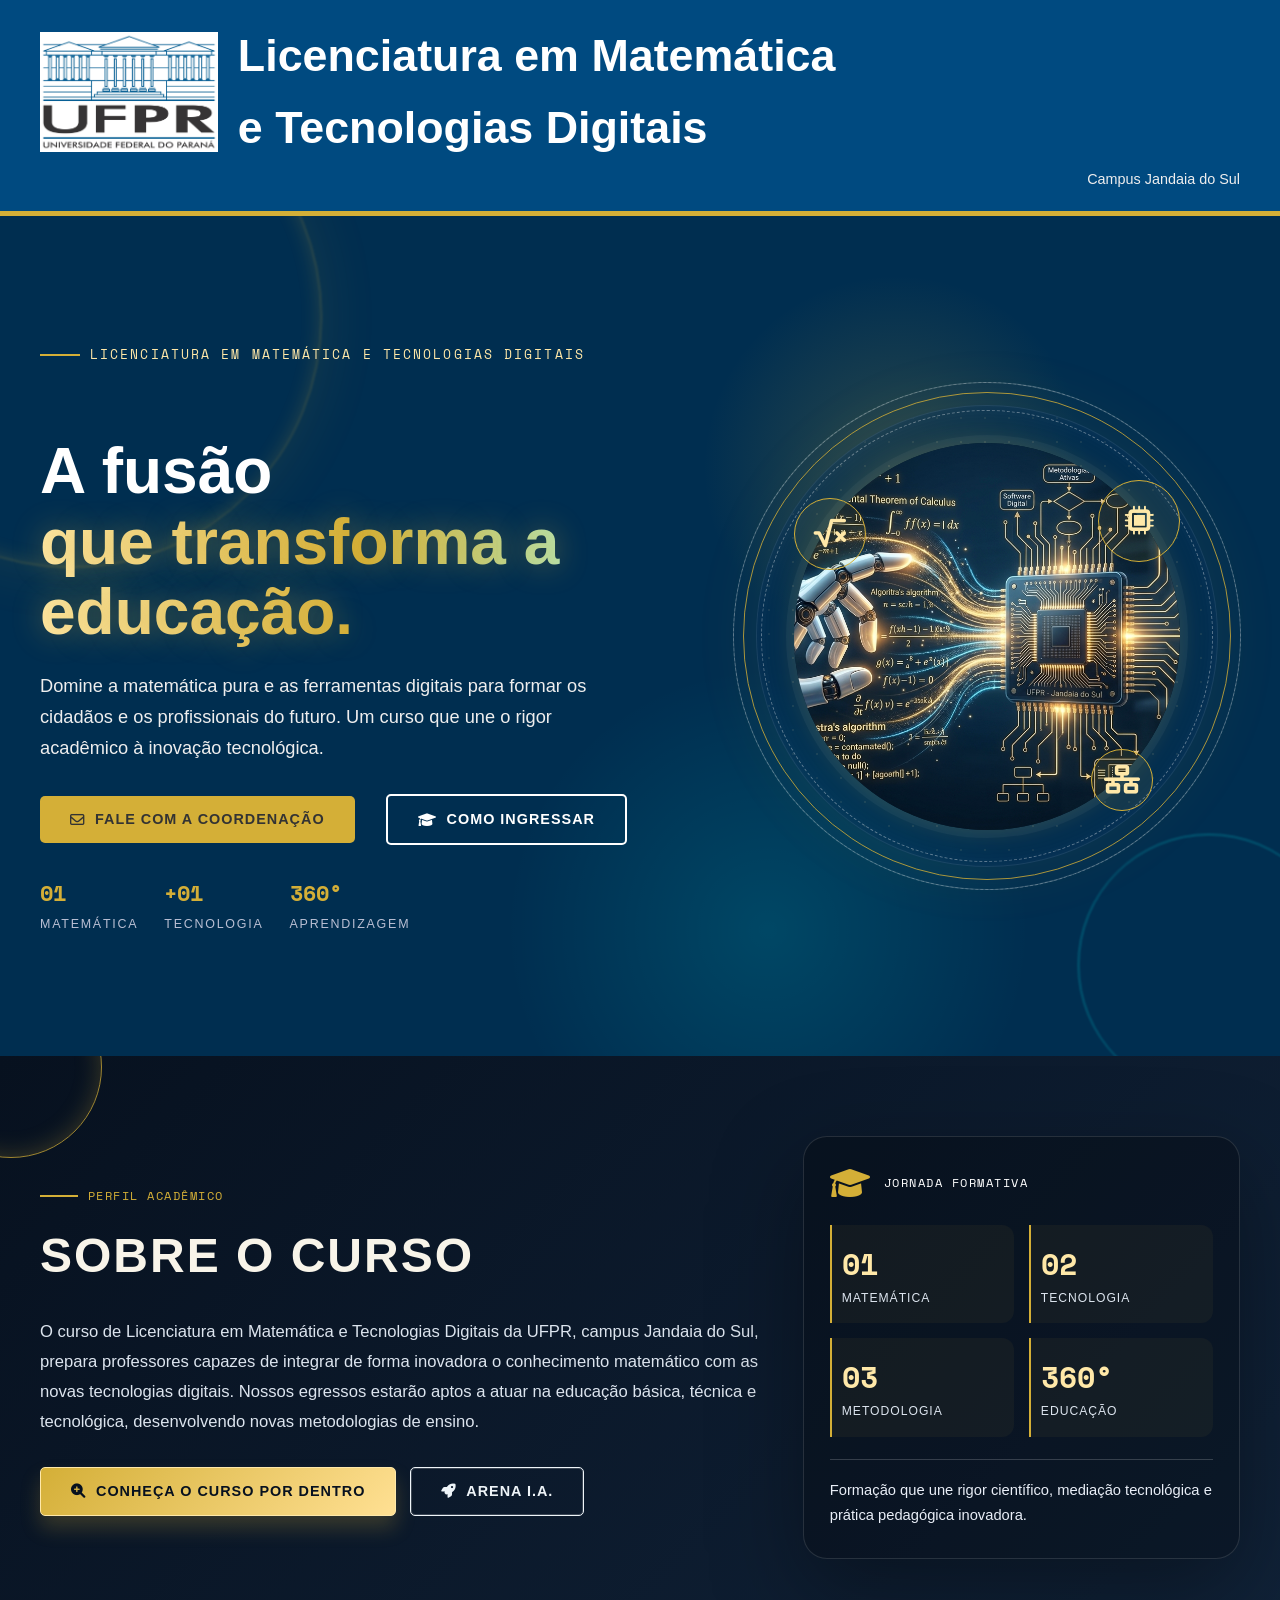
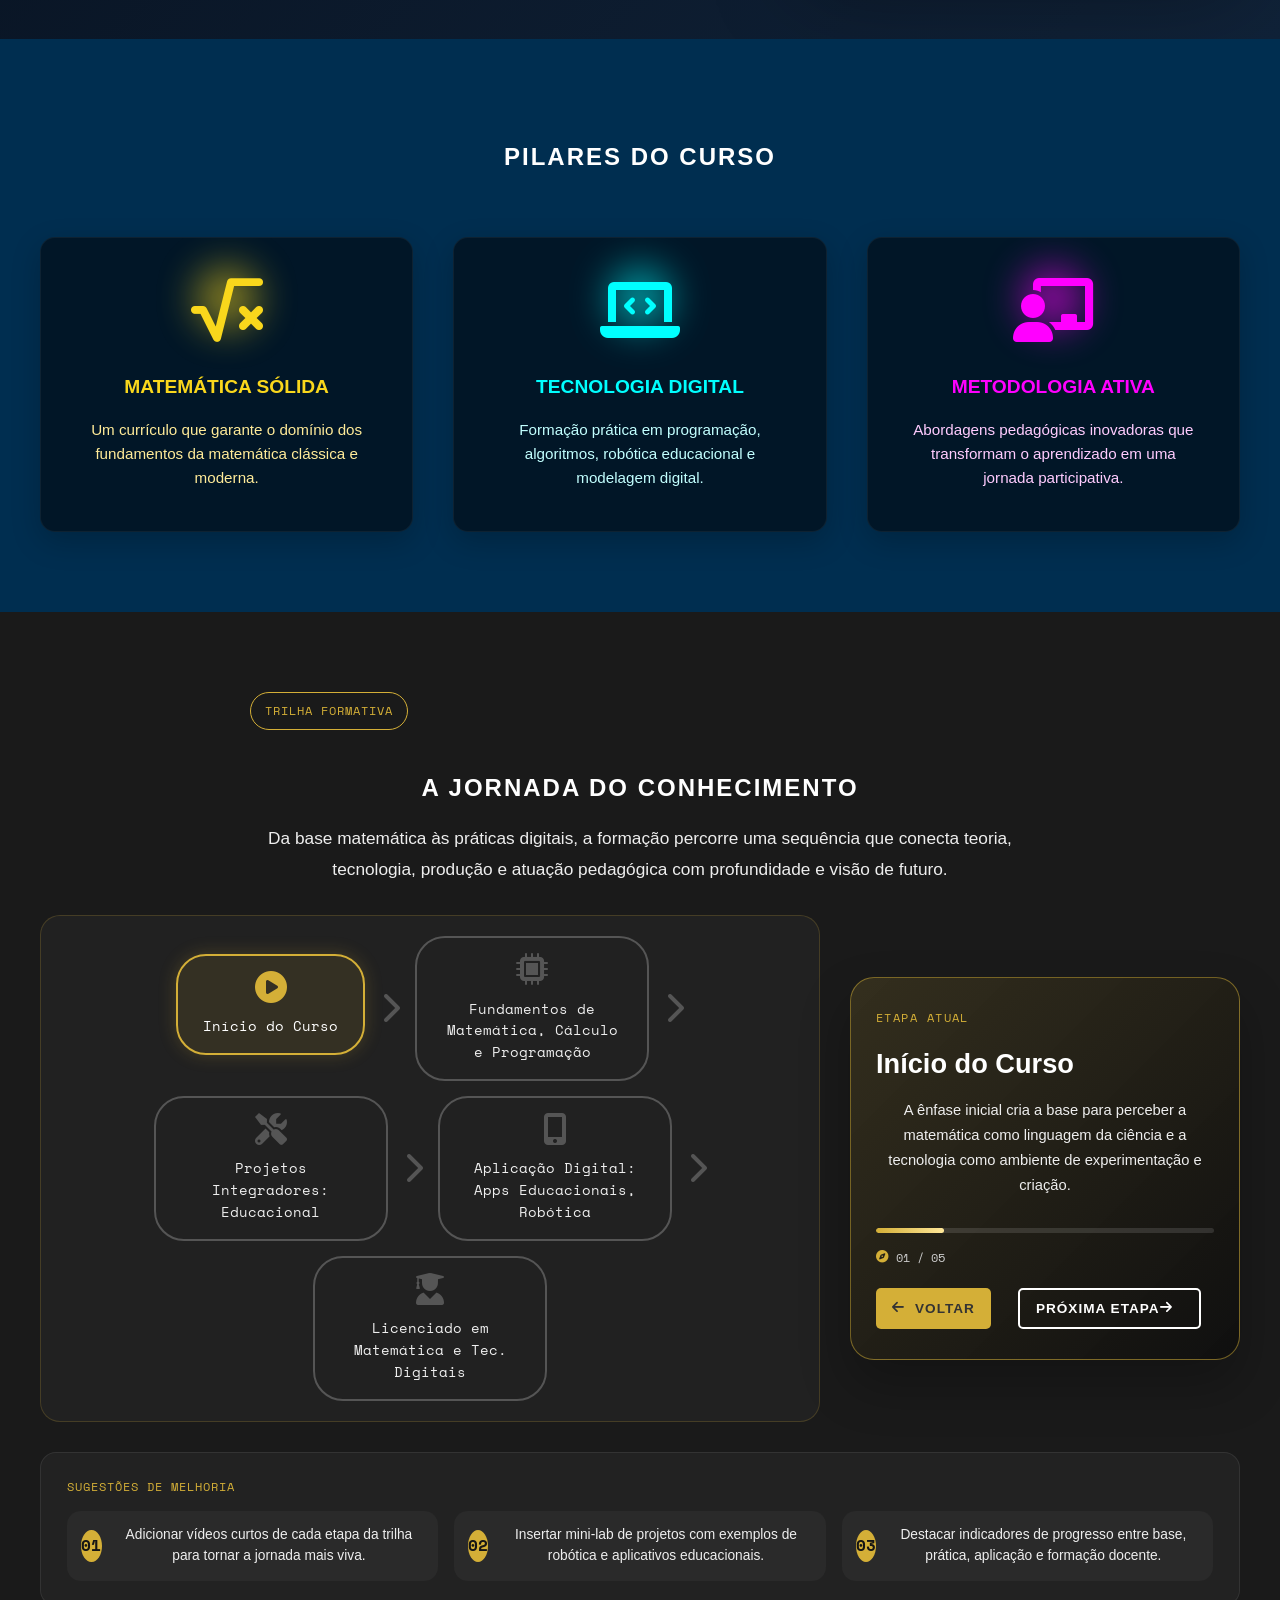
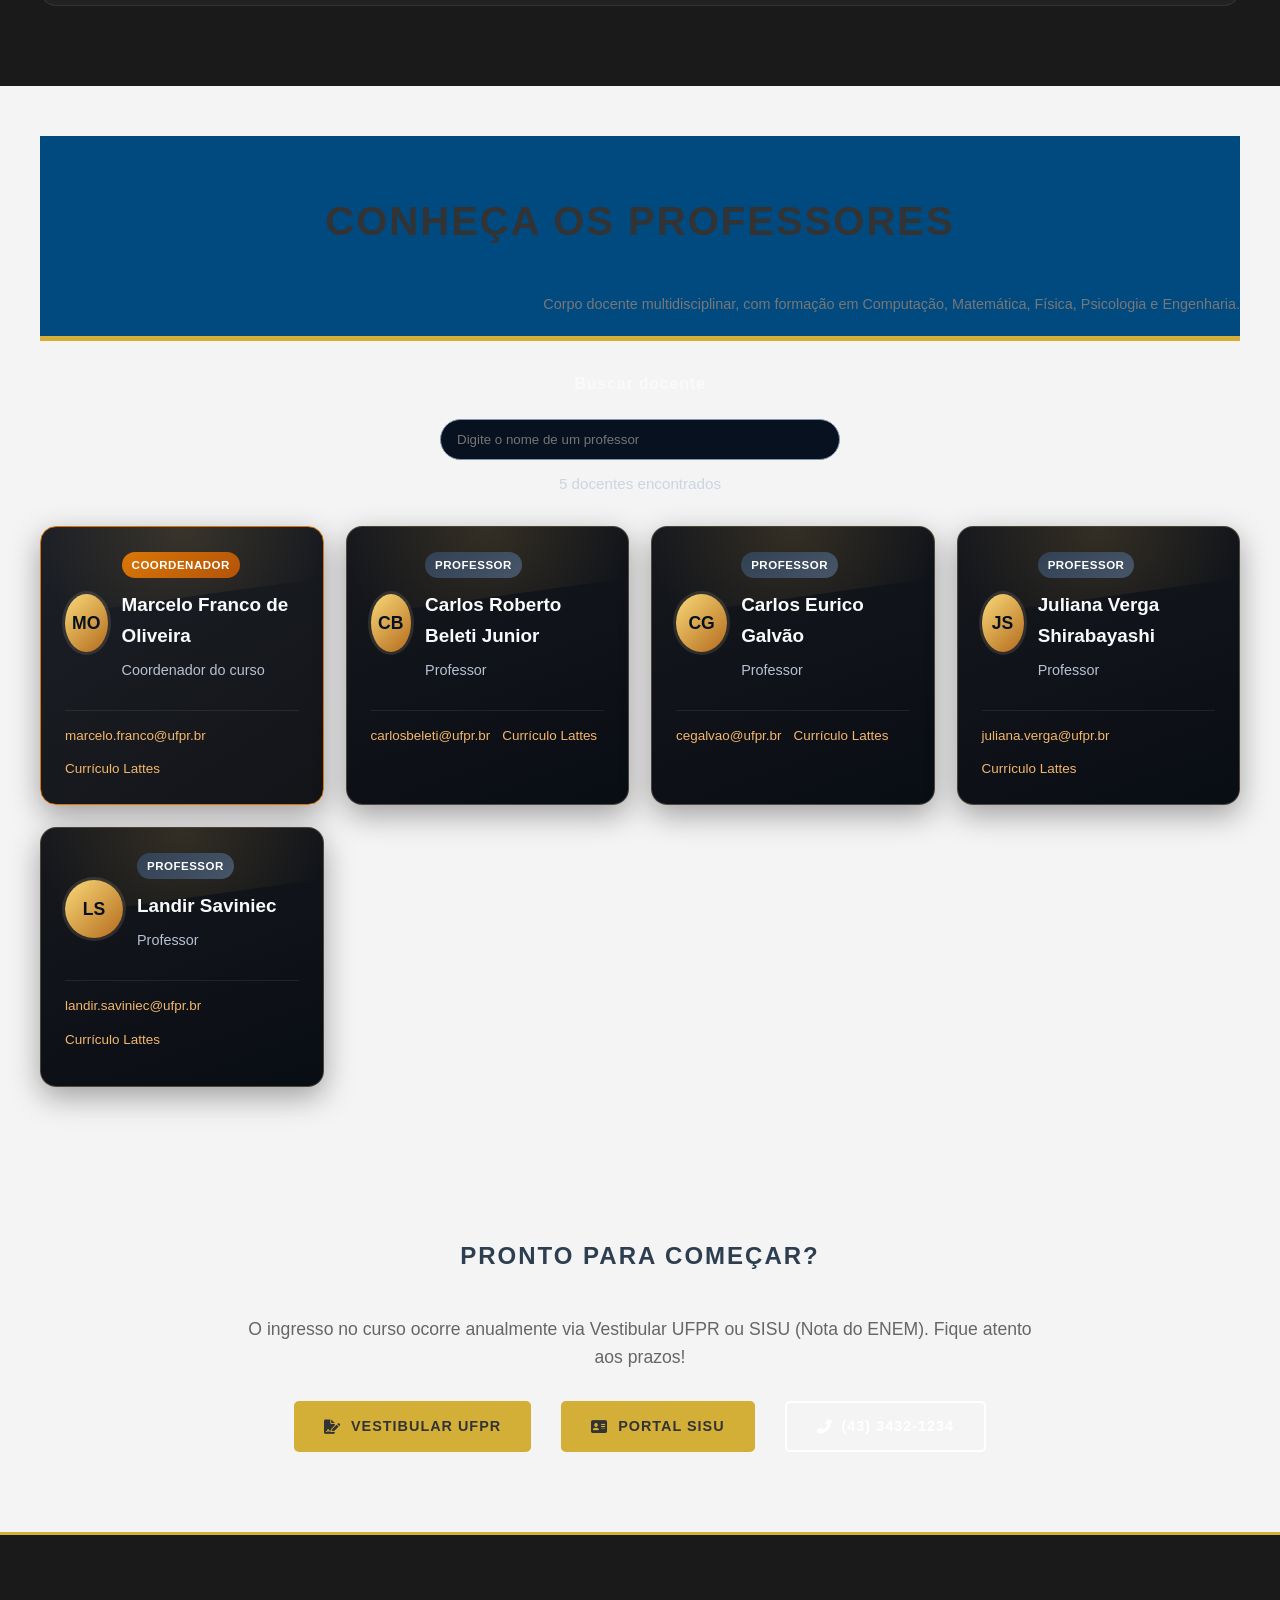
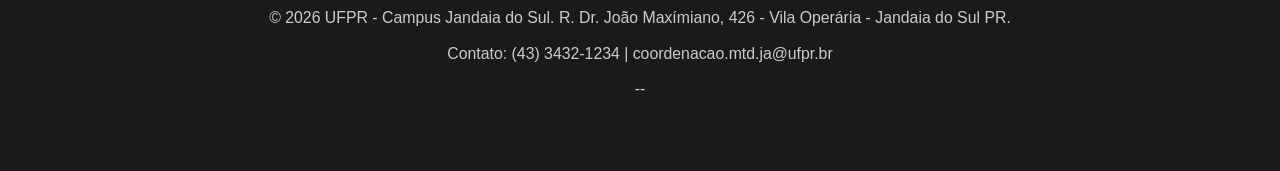
<file: index.html>
<!DOCTYPE html>
<html lang="pt-br">
<head>
    <meta charset="UTF-8">
    <meta name="viewport" content="width=device-width, initial-scale=1.0">
    <title>Licenciatura em Matemática e Tecnologias Digitais - UFPR Jandaia do Sul</title>
    
    <link rel="stylesheet" href="https://cdnjs.cloudflare.com/ajax/libs/font-awesome/6.0.0/css/all.min.css">
    
    <link href="https://fonts.googleapis.com/css2?family=Roboto:wght@300;400;700&family=Space+Mono&display=swap" rel="stylesheet">
    
    <style>
        /* CSS GERAL */
        body { font-family: 'Roboto', sans-serif; line-height: 1.6; margin: 0; color: #333; overflow-x: hidden; }
        .container { max-width: 1200px; margin: 0 auto; padding: 0 20px; }
        h1, h2, h3 { font-weight: 700; }
        h2 { text-transform: uppercase; letter-spacing: 2px; text-align: center; color: #2c3e50; margin-bottom: 40px; }
        p { color: #666; font-weight: 300; font-size: 1.1em;}
        section { padding: 80px 0; }
        a { text-decoration: none; color: inherit; transition: 0.3s; }
        
        /* CABEÇALHO */
        header { background: #004a80; color: white; padding: 20px 0; border-bottom: 5px solid #d4af37; }
        .logo-area { display: flex; align-items: center; gap: 20px; }
        .ufpr-logo { height: 120px; width: auto; }
        header h1 { margin: 0; font-size: 2.8em; }
        header p { margin: 5px 0 0 0; color: #eee; font-size: 0.9em; text-align: right;}

        /* SEÇÃO HERO */
        .hero { background: #002e50; color: white; position: relative; padding: 0; }
        .hero-content { display: grid; grid-template-columns: 1fr 1fr; gap: 50px; align-items: center; min-height: 80vh; padding: 60px 20px;}
        .hero-text h2 { text-transform: none; text-align: left; color: white; letter-spacing: normal; font-size: 3em; margin-bottom: 20px; }
        .hero-text p { color: #eee; font-size: 1.2em; max-width: 500px; }
        .hero-image img { width: 100%; height: auto; display: block; filter: drop-shadow(0 10px 20px rgba(0,0,0,0.5)); border-radius: 10px; }
        
        /* BOTÕES */
        .btn { display: inline-flex; align-items: center; padding: 12px 30px; font-weight: bold; text-transform: uppercase; letter-spacing: 1px; border-radius: 5px; cursor: pointer; border: none; font-size: 0.9em;}
        .btn i { margin-right: 10px; }
        .btn-primary { background-color: #d4af37; color: #333; margin-right: 15px; }
        .btn-primary:hover { background-color: #c09a30; }
        .btn-secondary { background-color: transparent; color: white; border: 2px solid white; }
        .btn-secondary:hover { background-color: white; color: #002e50; }
        .btn-group { display: flex; gap: 15px; justify-content: center; margin-top: 30px; }

        /* SEÇÕES DE CONTEÚDO */
        .content-section p { max-width: 800px; margin: 0 auto 30px auto; text-align: center; }
        .content-section.bg-dark { background-color: #1a1a1a; color: white; }
        .content-section.bg-dark h2 { color: white; }
        .content-section.bg-dark p { color: #eee; }

        /* SOBRE O CURSO */
        #sobre { background: linear-gradient(135deg, #07111f 0%, #102238 100%); color: #eef4f8; position: relative; overflow: hidden; }
        #sobre::before { content: ''; position: absolute; left: -80px; top: -80px; width: 180px; height: 180px; border-radius: 50%; border: 1px solid rgba(212,175,55,0.75); box-shadow: inset 0 0 24px rgba(212,175,55,0.25); animation: pulseAura 5s ease-in-out infinite; }
        #sobre .container { position: relative; z-index: 1; }
        .sobre-grid { display: grid; grid-template-columns: minmax(540px, 1.5fr) minmax(300px, 0.9fr); gap: 34px; align-items: center; }
        .sobre-copy { text-align: left; }
        .sobre-copy h2 { color: #f8f4e9; text-align: left; font-size: clamp(2.3rem, 4vw, 3rem); margin: 12px 0 22px; }
        .sobre-copy p { max-width: 820px; margin: 0 0 30px 0; color: #dce4ee; font-size: 1.04em; line-height: 1.8; text-align: left; }
        .section-kicker { display: inline-flex; align-items: center; gap: 10px; color: #d4af37; font-family: 'Space Mono', monospace; font-size: 0.78em; letter-spacing: 0.12em; text-transform: uppercase; }
        .section-kicker::before { content: ''; display: inline-block; width: 38px; height: 2px; background: #d4af37; }
        .sobre-actions { display: flex; gap: 14px; flex-wrap: wrap; align-items: center; }
        .btn-legacy { background: linear-gradient(135deg, #d4af37, #ffe093); color: #07111f; border: 1px solid #ffe8a8; box-shadow: 0 12px 20px rgba(212,175,55,0.22); }
        .btn-legacy:hover { background: linear-gradient(135deg, #ffe093, #b88900); color: #07111f; }
        .btn-digital { background: transparent; color: #eef4f8; border: 1px solid #eef4f8; box-shadow: inset 0 0 0 1px rgba(255,255,255,0.2); }
        .btn-digital:hover { background: #eef4f8; color: #07111f; border-color: #eef4f8; }
        .sobre-panel { background: rgba(0,0,0,0.28); border: 1px solid rgba(255,255,255,0.12); border-radius: 24px; padding: 30px 26px; box-shadow: 0 30px 90px rgba(0,0,0,0.35); min-height: 360px; display: flex; flex-direction: column; justify-content: center; }
        .sobre-panel-top { display: flex; align-items: center; gap: 14px; margin-bottom: 26px; }
        .sobre-panel-top i { color: #d4af37; font-size: 2rem; }
        .sobre-panel-top span { color: #fff; font-family: 'Space Mono', monospace; font-size: 0.78em; letter-spacing: 0.12em; text-transform: uppercase; }
        .sobre-panel-grid { display: grid; grid-template-columns: repeat(2, minmax(120px, 1fr)); gap: 15px; }
        .sobre-panel-grid div { padding: 15px 10px; border-left: 2px solid #d4af37; background: rgba(212,175,55,0.05); border-radius: 0 12px 12px 0; }
        .sobre-panel-grid strong { display: block; color: #ffe8a8; font-size: 1.9em; font-family: 'Space Mono', monospace; }
        .sobre-panel-grid span { display: block; color: #dce4ee; font-size: 0.76em; text-transform: uppercase; letter-spacing: 0.08em; }
        .sobre-panel-footer { margin-top: 22px; padding-top: 18px; border-top: 1px solid rgba(255,255,255,0.18); color: #e9eef7; font-size: 0.92em; line-height: 1.7; }

        /* HERO IMERSIVO */
        .hero { background: radial-gradient(circle at 70% 30%, rgba(212,175,55,0.2), transparent 18%), radial-gradient(circle at 60% 85%, rgba(0,255,255,0.12), transparent 25%), #002e50; color: white; position: relative; padding: 0; overflow: hidden; }
        .hero::before { content: ''; position: absolute; width: 500px; height: 500px; border-radius: 50%; border: 1px solid rgba(212,175,55,0.3); left: -180px; top: -150px; filter: blur(1px); box-shadow: inset 0 0 20px rgba(212,175,55,0.2), 0 0 60px rgba(212,175,55,0.1); animation: pulseAura 4s ease-in-out infinite; }
        .hero::after { content: ''; position: absolute; width: 260px; height: 260px; border-radius: 50%; border: 1px solid rgba(0,255,255,0.4); right: -60px; bottom: -40px; filter: blur(1px); animation: pulseAura 5s ease-in-out infinite; }
        .hero-content { display: grid; grid-template-columns: minmax(500px, 1.12fr) minmax(420px, 0.88fr); gap: 50px; align-items: center; min-height: 80vh; padding: 60px 20px; position: relative; z-index: 1; }
        .hero-text { position: relative; }
        .hero-kicker { display: inline-flex; align-items: center; gap: 10px; color: #ffe8a8; font-family: 'Space Mono', monospace; font-size: 0.82em; letter-spacing: 0.16em; text-transform: uppercase; margin-bottom: 18px; }
        .hero-kicker::before { content: ''; height: 2px; width: 40px; background: #d4af37; display: inline-block; }
        .hero-text h2 { text-transform: none; text-align: left; color: white; letter-spacing: normal; font-size: clamp(3rem, 5vw, 4.6rem); margin-bottom: 24px; line-height: 1.1; max-width: 640px; }
        .hero-text h2 .hero-title-primary { display: block; color: #fff; }
        .hero-text h2 .hero-title-accent { display: block; background: linear-gradient(90deg, #ffe8a8, #d4af37, #a3fff2); background-clip: text; -webkit-background-clip: text; -webkit-text-fill-color: transparent; color: transparent; text-shadow: 0 0 30px rgba(212,175,55,0.4); }
        .hero-text p { color: #eee; font-size: 1.14em; max-width: 560px; margin: 0 0 30px 0; line-height: 1.7; }
        .hero-actions { display: flex; gap: 16px; align-items: center; flex-wrap: wrap; }
        .hero-proof { display: flex; gap: 26px; align-items: center; flex-wrap: wrap; margin-top: 30px; }
        .hero-proof .stat { display: flex; flex-direction: column; gap: 4px; color: #eee; }
        .hero-proof .stat-number { color: #d4af37; font-family: 'Space Mono', monospace; font-size: 1.4em; font-weight: 700; }
        .hero-proof .stat-label { color: #b9bfd3; font-size: 0.78em; letter-spacing: 0.14em; text-transform: uppercase; }
        .hero-image { position: relative; display: flex; align-items: center; justify-content: center; min-height: 520px; }
        .hero-image-wrap { position: relative; width: min(460px, 100%); aspect-ratio: 1 / 1; border-radius: 50%; border: 1px solid rgba(255,255,255,0.1); background: rgba(0, 46, 80, 0.36); box-shadow: inset 0 0 30px rgba(255,255,255,0.05), 0 0 70px rgba(212,175,55,0.08); display: flex; align-items: center; justify-content: center; animation: floatFigure 4s ease-in-out infinite; }
        .hero-image-wrap::before { content: ''; position: absolute; inset: -14px; border-radius: 50%; border: 1px solid rgba(212,175,55,0.8); filter: blur(0.5px); animation: spinRing 8s linear infinite; }
        .hero-image-wrap::after { content: ''; position: absolute; inset: 4px; border-radius: 50%; border: 1px dashed rgba(255,255,255,0.35); }
        .hero-image-wrap .hero-grid { position: absolute; inset: 0; border-radius: 50%; background-image: radial-gradient(#ffe8a8 1px, transparent 1px); background-size: 24px 24px; mask-image: radial-gradient(circle, #000, transparent 100%); opacity: 0.24; }
        .hero-image-wrap .hero-orbit { position: absolute; width: 110%; height: 110%; border-radius: 50%; border: 1px solid rgba(255,255,255,0.2); }
        .hero-image-wrap .hero-orbit.one { transform: rotate(20deg); }
        .hero-image-wrap .hero-orbit.two { transform: rotate(-20deg); border-style: dashed; }
        .hero-image-wrap .hero-image-inner { position: relative; z-index: 2; display: flex; align-items: center; justify-content: center; width: 84%; aspect-ratio: 1 / 1; border-radius: 50%; overflow: hidden; background: radial-gradient(circle, rgba(0, 28, 50, 0.8), rgba(0,0,0,0.5)); box-shadow: 0 0 0 8px rgba(255,244,219,0.04), 0 0 30px rgba(212,175,55,0.2); }
        .hero-image-wrap .hero-image-inner img { width: 100%; height: 100%; object-fit: cover; filter: drop-shadow(0 0 20px rgba(212,175,55,0.7)) saturate(1.1); animation: breatheImage 4s ease-in-out infinite; }
        .hero-image-wrap .hero-shape { position: absolute; width: 70px; height: 70px; border-radius: 50%; border: 1px solid #d4af37; color: #ffe8a8; background: rgba(212,175,55,0.08); display: flex; align-items: center; justify-content: center; font-size: 1.8em; z-index: 3; }
        .hero-image-wrap .hero-shape.math { left: 8%; top: 20%; }
        .hero-image-wrap .hero-shape.ai { right: 8%; top: 16%; width: 80px; height: 80px; }
        .hero-image-wrap .hero-shape.net { right: 14%; bottom: 12%; width: 60px; height: 60px; }

        @keyframes floatFigure { 50% { transform: translateY(-12px); } }
        @keyframes spinRing { to { transform: rotate(360deg); } }
        @keyframes breatheImage { 50% { transform: scale(1.04); filter: drop-shadow(0 0 24px rgba(212,175,55,0.9)) saturate(1.2); } }
        @keyframes pulseAura { 50% { transform: scale(1.07); opacity: 0.85; } }

        /* PILARES (CARDS MODIFICADOS - AGORA MAIS VIVOS) */
        
        /* MUDANÇA DE FUNDO: A seção inteira agora é escura para contraste */
        #pilares { background-color: #002e50; padding: 80px 0; } 
        #pilares h2 { color: white; margin-bottom: 60px; }

        .grid-cards { display: grid; grid-template-columns: repeat(auto-fit, minmax(280px, 1fr)); gap: 40px; }
        
        /* MUDANÇA NO CARD: Fundo mais escuro e sutil */
        .card { 
            background: #011627; /* Azul marinho profundo, sutil e escuro */
            padding: 40px; 
            border-radius: 15px; /* Bordas mais suaves */
            text-align: center; 
            border: 1px solid rgba(255,255,255,0.05); /* Borda sutil */
            box-shadow: 0 10px 30px rgba(0,0,0,0.2); 
            transition: 0.4s; 
            position: relative; 
            overflow: hidden;
        }
        
        .card:hover { 
            transform: translateY(-15px); 
            box-shadow: 0 20px 40px rgba(0,0,0,0.3); 
        }
        
        /* MUDANÇA NOS ÍCONES: Glow tecnológico e cores vivas */
        .card i { margin-bottom: 30px; display: block; position: relative; z-index: 10;}
        .card i::after { content: ''; position: absolute; width: 60px; height: 60px; border-radius: 50%; opacity: 0.6; filter: blur(20px); top: -10px; left: 50%; transform: translateX(-50%); z-index: -1; }

        /* MUDANÇA NOS TEXTOS DOS CARDS: Cores vibrantes */
        .card h3 { text-transform: uppercase; font-size: 1.2em; margin-bottom: 15px; }
        .card p { font-size: 0.95em; margin: 0; font-weight: 300; text-align: center; max-width: 100%;}

        /* CARD 1: MATEMÁTICA (DOURADO / GOLDEN) */
        .grid-cards .card:nth-child(1) i { color: #f9d71c; }
        .grid-cards .card:nth-child(1) i::after { background-color: #f9d71c; }
        .grid-cards .card:nth-child(1) h3 { color: #f9d71c; }
        .grid-cards .card:nth-child(1) p { color: #ffeb99; } /* Amarelo muito claro */

        /* CARD 2: TECNOLOGIA (CIANO / CYAN) */
        .grid-cards .card:nth-child(2) i { color: #00ffff; }
        .grid-cards .card:nth-child(2) i::after { background-color: #00ffff; }
        .grid-cards .card:nth-child(2) h3 { color: #00ffff; }
        .grid-cards .card:nth-child(2) p { color: #c2ffff; } /* Ciano muito claro */

        /* CARD 3: METODOLOGIA (MAGENTA / FÚCSIA) */
        .grid-cards .card:nth-child(3) i { color: #ff00ff; }
        .grid-cards .card:nth-child(3) i::after { background-color: #ff00ff; }
        .grid-cards .card:nth-child(3) h3 { color: #ff00ff; }
        .grid-cards .card:nth-child(3) p { color: #ffccff; } /* Magenta muito claro */


        /* JORNADA DE APRENDIZADO */
        .flowchart { display: flex; align-items: center; justify-content: center; gap: 15px; flex-wrap: wrap; margin-top: 40px; }
        .flow-item { background: transparent; padding: 15px 25px; border-radius: 30px; border: 2px solid #555; text-align: center; transition: 0.3s; max-width: 180px; cursor: pointer; color: #fff; }
        .flow-item p { color: #aaa; margin: 10px 0 0 0; font-size: 0.85em; font-family: 'Space Mono', monospace;}
        .flow-item i { color: #555; }
        .flow-item.active { border-color: #d4af37; background-color: rgba(212, 175, 55, 0.1); box-shadow: 0 0 18px rgba(212,175,55,0.22); transform: translateY(-4px); }
        .flow-item.active i { color: #d4af37; }
        .flow-item.active p { color: white;}
        .arrow { color: #555; }

        /* IMERSÃO DA JORNADA */
        .journey-intro { max-width: 780px; margin: 0 auto 30px auto; }
        .journey-intro h2 { margin-bottom: 15px; }
        .journey-intro .section-label { display: inline-block; width: auto; padding: 8px 14px; border-radius: 20px; border: 1px solid #d4af37; color: #d4af37; font-family: 'Space Mono', monospace; font-size: 0.78em; letter-spacing: 0.08em; text-transform: uppercase; margin-bottom: 20px; }
        .journey-lead { color: #e6e6e6; line-height: 1.8; font-size: 1.08em; }
        .journey-layout { display: grid; grid-template-columns: minmax(600px, 2fr) minmax(280px, 1fr); gap: 30px; align-items: center; margin-top: 25px; }
        .journey-flow { padding: 20px; border-radius: 20px; background: rgba(255,255,255,0.03); border: 1px solid rgba(212,175,55,0.2); }
        .flowchart { margin-top: 0; }
        .journey-panel { background: linear-gradient(135deg, rgba(212,175,55,0.14) 0%, rgba(0,0,0,0.4) 100%); border: 1px solid rgba(212,175,55,0.5); padding: 30px 25px; border-radius: 24px; text-align: left; min-height: 320px; color: #f6f1dc; box-shadow: 0 25px 50px rgba(0,0,0,0.25); }
        .journey-panel .panel-kicker { display: block; color: #d4af37; font-family: 'Space Mono', monospace; font-size: 0.75em; letter-spacing: 0.12em; text-transform: uppercase; }
        .journey-panel-title { color: white; font-size: 1.7em; margin: 15px 0 12px; }
        .journey-description { color: #ddd; line-height: 1.7; font-size: 0.92em; }
        .journey-progress { height: 5px; background: rgba(255,255,255,0.12); border-radius: 10px; overflow: hidden; margin: 20px 0 15px; }
        .journey-progress-bar { display: block; width: 20%; height: 100%; background: linear-gradient(90deg, #d4af37, #ffe799); border-radius: 10px; transition: width 0.3s ease; }
        .journey-metadata { display: flex; gap: 15px; align-items: center; font-family: 'Space Mono', monospace; font-size: 0.78em; color: #ccc; }
        .journey-metadata span { display: inline-flex; align-items: center; gap: 8px; }
        .journey-metadata i { color: #d4af37; }
        .journey-actions { display: flex; gap: 12px; flex-wrap: wrap; margin-top: 20px; }
        .journey-actions .btn { padding: 11px 16px; font-size: 0.85em; }
        .journey-improvements { margin-top: 30px; padding: 24px 26px; border-radius: 16px; background: rgba(255,255,255,0.035); border: 1px solid rgba(255,255,255,0.08); text-align: left; }
        .journey-improvements .section-label { display: block; font-family: 'Space Mono', monospace; text-transform: uppercase; color: #d4af37; letter-spacing: 0.08em; font-size: 0.78em; margin-bottom: 15px; }
        .journey-improvements .improvements-title { color: white; font-size: 1.1em; margin-bottom: 20px; }
        .improvement-list { display: grid; grid-template-columns: repeat(3, minmax(180px, 1fr)); gap: 16px; }
        .improvement-item { display: flex; align-items: center; gap: 12px; background: rgba(255,255,255,0.035); border-radius: 14px; padding: 14px; color: #d9d9d9; }
        .improvement-item .improvement-icon { width: 32px; height: 32px; display: inline-flex; align-items: center; justify-content: center; border-radius: 50%; background: #d4af37; color: #151515; font-family: 'Space Mono', monospace; font-weight: bold; }
        .improvement-item p { margin: 0; line-height: 1.5; font-size: 0.86em; }
        
        /* RODAPÉ */
        footer { background: #1a1a1a; color: #ccc; padding: 60px 0; font-size: 0.9em; text-align: center; border-top: 3px solid #d4af37;}
        footer p { color: #ccc; margin: 10px 0;}

        /* RESPONSIVIDADE (MOBILE-FIRST) */
        @media (max-width: 768px) {
            .hero-content { grid-template-columns: 1fr; text-align: center; min-height: auto; padding: 80px 20px; }
            .hero-text h2 { text-align: center; font-size: 2.2em; }
            .hero-text p { margin: 0 auto 30px auto; }
            .btn-group { flex-direction: column; }
            .flowchart { flex-direction: column; gap: 20px; }
            .arrow { transform: rotate(90deg); margin: 10px 0; }
            .journey-layout { grid-template-columns: 1fr; }
            .journey-panel { min-height: auto; }
            .improvement-list { grid-template-columns: 1fr; }
        }
    </style>
</head>
<body>

    <header>
        <div class="container">
            <div class="logo-area">
                <img src="LogoUFPR.png" alt="Logo UFPR Jandaia do Sul" class="ufpr-logo">
                <h1>Licenciatura em Matemática<br>e Tecnologias Digitais</h1>
            </div>
            <p>Campus Jandaia do Sul</p>
        </div>
    </header>

    <section class="hero">
        <div class="container hero-content">
            <div class="hero-text">
                <span class="hero-kicker">Licenciatura em Matemática e Tecnologias Digitais</span>
                <h2>
                    <span class="hero-title-primary">A fusão</span>
                    <span class="hero-title-accent">que transforma a educação.</span>
                </h2>
                <p>Domine a matemática pura e as ferramentas digitais para formar os cidadãos e os profissionais do futuro. Um curso que une o rigor acadêmico à inovação tecnológica.</p>
                <div class="hero-actions">
                    <a href="mailto:coordenacao.mtd.ja@ufpr.br" class="btn btn-primary"><i class="far fa-envelope"></i> Fale com a Coordenação</a>
                    <a href="#ingresso" class="btn btn-secondary"><i class="fas fa-graduation-cap"></i> Como Ingressar</a>
                </div>
                <div class="hero-proof">
                    <span class="stat">
                        <span class="stat-number">01</span>
                        <span class="stat-label">Matemática</span>
                    </span>
                    <span class="stat">
                        <span class="stat-number">+01</span>
                        <span class="stat-label">Tecnologia</span>
                    </span>
                    <span class="stat">
                        <span class="stat-number">360°</span>
                        <span class="stat-label">Aprendizagem</span>
                    </span>
                </div>
            </div>
            <div class="hero-image">
                <div class="hero-image-wrap">
                    <div class="hero-grid"></div>
                    <span class="hero-orbit one"></span>
                    <span class="hero-orbit two"></span>
                    <span class="hero-shape math"><i class="fas fa-square-root-variable"></i></span>
                    <span class="hero-shape ai"><i class="fas fa-microchip"></i></span>
                    <span class="hero-shape net"><i class="fas fa-network-wired"></i></span>
                    <div class="hero-image-inner">
                        <img src="hero_fusion.png" alt="A fusão de Matemática e Tecnologia: Uma mão robótica interagindo com algoritmos e equações matemáticas puras.">
                    </div>
                </div>
            </div>
        </div>
    </section>

    <section id="sobre" class="content-section sobre-section">
        <div class="container sobre-grid">
            <div class="sobre-copy">
                <span class="section-kicker">Perfil Acadêmico</span>
                <h2>Sobre o Curso</h2>
                <p>O curso de Licenciatura em Matemática e Tecnologias Digitais da UFPR, campus Jandaia do Sul, prepara professores capazes de integrar de forma inovadora o conhecimento matemático com as novas tecnologias digitais. Nossos egressos estarão aptos a atuar na educação básica, técnica e tecnológica, desenvolvendo novas metodologias de ensino.</p>

                <div class="sobre-actions">
                    <a href="detalhes.html" class="btn btn-legacy">
                        <i class="fas fa-search-plus"></i> Conheça o curso por dentro
                    </a>
                    <a href="trade-math/math.html" class="btn btn-digital">
                        <i class="fas fa-rocket"></i> Arena I.A.
                    </a>
                </div>
            </div>

            <aside class="sobre-panel">
                <div class="sobre-panel-top">
                    <i class="fas fa-graduation-cap"></i>
                    <span>Jornada Formativa</span>
                </div>
                <div class="sobre-panel-grid">
                    <div>
                        <strong>01</strong>
                        <span>Matemática</span>
                    </div>
                    <div>
                        <strong>02</strong>
                        <span>Tecnologia</span>
                    </div>
                    <div>
                        <strong>03</strong>
                        <span>Metodologia</span>
                    </div>
                    <div>
                        <strong>360°</strong>
                        <span>Educação</span>
                    </div>
                </div>
                <div class="sobre-panel-footer">
                    Formação que une rigor científico, mediação tecnológica e prática pedagógica inovadora.
                </div>
            </aside>
        </div>
    </section>

    <section id="pilares" class="content-section">
        <div class="container text-center">
            <h2>Pilares do Curso</h2>
            <div class="grid-cards">
                <div class="card">
                    <i class="fas fa-square-root-variable fa-4x"></i>
                    <h3>Matemática Sólida</h3>
                    <p>Um currículo que garante o domínio dos fundamentos da matemática clássica e moderna.</p>
                </div>
                <div class="card">
                    <i class="fas fa-laptop-code fa-4x"></i>
                    <h3>Tecnologia Digital</h3>
                    <p>Formação prática em programação, algoritmos, robótica educacional e modelagem digital.</p>
                </div>
                <div class="card">
                    <i class="fas fa-chalkboard-teacher fa-4x"></i>
                    <h3>Metodologia Ativa</h3>
                    <p>Abordagens pedagógicas inovadoras que transformam o aprendizado em uma jornada participativa.</p>
                </div>
            </div>
        </div>
    </section>
    
    <section id="metodologia" class="content-section bg-dark">
        <div class="container">
            <div class="journey-intro text-center">
                <span class="section-label">Trilha Formativa</span>
                <h2>A Jornada do Conhecimento</h2>
                <p class="journey-lead">Da base matemática às práticas digitais, a formação percorre uma sequência que conecta teoria, tecnologia, produção e atuação pedagógica com profundidade e visão de futuro.</p>
            </div>

            <div class="journey-layout">
                <div class="journey-flow">
                    <div class="flowchart">
                        <div class="flow-item active" data-step="0" tabindex="0">
                            <i class="fas fa-play-circle fa-2x"></i>
                            <p>Início do Curso</p>
                        </div>
                        <i class="fas fa-chevron-right arrow fa-2x"></i>
                        <div class="flow-item" data-step="1" tabindex="0">
                            <i class="fas fa-microchip fa-2x"></i>
                            <p>Fundamentos de Matemática, Cálculo e Programação</p>
                        </div>
                        <i class="fas fa-chevron-right arrow fa-2x"></i>
                        <div class="flow-item" data-step="2" tabindex="0">
                            <i class="fas fa-tools fa-2x"></i>
                            <p>Projetos Integradores: Educacional</p>
                        </div>
                        <i class="fas fa-chevron-right arrow fa-2x"></i>
                        <div class="flow-item" data-step="3" tabindex="0">
                            <i class="fas fa-mobile-alt fa-2x"></i>
                            <p>Aplicação Digital: Apps Educacionais, Robótica</p>
                        </div>
                        <i class="fas fa-chevron-right arrow fa-2x"></i>
                        <div class="flow-item" data-step="4" tabindex="0">
                            <i class="fas fa-user-graduate fa-2x"></i>
                            <p>Licenciado em Matemática e Tec. Digitais</p>
                        </div>
                    </div>
                </div>

                <aside class="journey-panel">
                    <span class="panel-kicker">Etapa Atual</span>
                    <h3 class="journey-panel-title">Início do Curso</h3>
                    <p class="journey-description">A ênfase inicial cria a base para perceber a matemática como linguagem da ciência e a tecnologia como ambiente de experimentação e criação.</p>
                    <div class="journey-progress">
                        <span class="journey-progress-bar" id="journeyProgressBar"></span>
                    </div>
                    <div class="journey-metadata">
                        <span><i class="fas fa-compass"></i><span id="journeyPhase">01 / 05</span></span>
                    </div>
                    <div class="journey-actions">
                        <button class="btn btn-primary" id="prevStep"><i class="fas fa-arrow-left"></i> Voltar</button>
                        <button class="btn btn-secondary" id="nextStep">Próxima etapa <i class="fas fa-arrow-right"></i></button>
                    </div>
                </aside>
            </div>

            <div class="journey-improvements">
                <span class="section-label">Sugestões de melhoria</span>
                <div class="improvement-list">
                    <div class="improvement-item">
                        <span class="improvement-icon">01</span>
                        <p>Adicionar vídeos curtos de cada etapa da trilha para tornar a jornada mais viva.</p>
                    </div>
                    <div class="improvement-item">
                        <span class="improvement-icon">02</span>
                        <p>Insertar mini-lab de projetos com exemplos de robótica e aplicativos educacionais.</p>
                    </div>
                    <div class="improvement-item">
                        <span class="improvement-icon">03</span>
                        <p>Destacar indicadores de progresso entre base, prática, aplicação e formação docente.</p>
                    </div>
                </div>
            </div>
        </div>
    </section>



 <!DOCTYPE html>
<html lang="pt-br">
<head>
  <meta charset="UTF-8">
  <meta name="viewport" content="width=device-width, initial-scale=1.0">
  <title>Nome do Seu Site</title>
  
  <style>
    /* Estilos Gerais (para garantir um visual bonito) */
    body {
      font-family: Arial, sans-serif;
      background-color: #f4f4f4;
      margin: 0;
      padding: 0;
    }
    .wrap {
      max-width: 1200px;
      margin: 50px auto;
      padding: 0 20px;
    }
    .section__head {
      text-align: center;
      margin-bottom: 30px;
    }
    .section__head h2 {
      font-size: 2.5em;
      color: #333;
    }
    .section__head p {
      color: #777;
    }

    /* Estilos para a área de busca */
    .faculty-tools {
      display: flex;
      flex-direction: column;
      align-items: center;
      margin-bottom: 30px;
    }
    .faculty-tools label {
      margin-bottom: 10px;
      font-weight: bold;
    }
    #faculty-search {
      padding: 10px;
      border: 1px solid #ccc;
      border-radius: 5px;
      width: 100%;
      max-width: 400px;
    }
    #faculty-count {
      margin-top: 10px;
      color: #777;
    }

   /* Estilos para a grade de professores */
.faculty-section {
  background: linear-gradient(135deg, #07111f 0%, #102238 100%);
  color: #eef4f8;
  padding: 80px 0;
}

.faculty-section .section__head h2 {
  color: #f9d978;
  font-family: 'Roboto', Arial, sans-serif;
  font-size: clamp(2rem, 4vw, 2.8rem);
}

.faculty-section .section__head p {
  color: #cbd5e1;
  max-width: 780px;
  margin: 0 auto;
}

.faculty-tools {
  display: flex;
  flex-direction: column;
  align-items: center;
  gap: 12px;
  margin-bottom: 30px;
}

.faculty-tools label {
  color: #f8fafc;
  font-weight: 700;
  letter-spacing: 0.05em;
}

#faculty-search {
  padding: 12px 16px;
  border-radius: 50px;
  border: 1px solid #8096ad;
  width: min(420px, 90vw);
  background: #07111f;
  color: #f8fafc;
  outline: none;
}

#faculty-search:focus {
  border-color: #f9d978;
  box-shadow: 0 0 0 4px rgba(249, 217, 120, 0.15);
}

#faculty-count {
  color: #cbd5e1;
  margin: 0;
  font-size: 0.95rem;
}

.faculty-grid {
  display: grid;
  grid-template-columns: repeat(auto-fit, minmax(260px, 1fr));
  grid-gap: 22px;
  align-items: stretch;
}

/* Estilo do Card Escuro com Destaque em Dourado/Âmbar */
.faculty-card {
  background: linear-gradient(160deg, #16181d 0%, #090d14 100%);
  border: 1px solid rgba(255, 223, 150, 0.25);
  border-radius: 16px;
  padding: 24px;
  box-shadow: 0 10px 30px rgba(0, 0, 0, 0.35);
  transition: transform 0.3s ease, box-shadow 0.3s ease, border-color 0.3s ease;
  position: relative;
  overflow: hidden;
  min-height: 210px;
}

.faculty-card::before {
  content: '';
  position: absolute;
  left: -20%;
  right: -20%;
  top: -70px;
  height: 140px;
  background: radial-gradient(circle, rgba(247, 196, 89, 0.14), transparent 70%);
  transform: rotate(-8deg);
}

/* Efeito Hover (ao passar o mouse) */
.faculty-card:hover {
  transform: translateY(-8px);
  border-color: #ffbf00;
  box-shadow: 0 14px 34px rgba(255, 191, 0, 0.16);
}

.faculty-card__top {
  display: flex;
  align-items: center;
  gap: 14px;
  position: relative;
  z-index: 1;
}

.faculty-card__avatar {
  width: 58px;
  height: 58px;
  border-radius: 50%;
  background: linear-gradient(135deg, #f9d978, #b46b1d);
  color: #07111f;
  display: flex;
  align-items: center;
  justify-content: center;
  font-weight: 800;
  font-size: 1.1rem;
  box-shadow: 0 0 0 3px rgba(255, 222, 176, 0.12);
}

/* Tipografia dentro dos Cards Escuros */
.faculty-card h3 {
  font-size: 1.18rem;
  font-weight: 600;
  color: #f8fafc;
  margin: 0 0 8px 0;
  transition: color 0.3s ease;
}

/* Destaque no nome ao passar o mouse */
.faculty-card:hover h3 {
  color: #ffbf00;
}

.faculty-card p {
  color: #b8c1d2;
  font-size: 0.9rem;
  margin: 0 0 14px 0;
}

.faculty-card__links {
  display: flex;
  flex-wrap: wrap;
  gap: 12px;
  border-top: 1px solid rgba(255, 255, 255, 0.08);
  padding-top: 14px;
  margin-top: 14px;
}

/* Links do E-mail e Lattes */
.faculty-card a {
  color: #f3b76b;
  text-decoration: none;
  font-size: 0.84rem;
  display: inline-block;
  transition: color 0.2s ease;
}

.faculty-card a:hover {
  color: #fbbf24;
  text-decoration: underline;
}

/* Badge do Coordenador */
.faculty-card__badge {
  display: inline-block;
  background: linear-gradient(135deg, #d97706, #b45309);
  color: #ffffff;
  padding: 4px 10px;
  border-radius: 20px;
  font-size: 0.72rem;
  font-weight: 700;
  text-transform: uppercase;
  letter-spacing: 0.5px;
  margin-bottom: 12px;
}

.faculty-card--professor .faculty-card__badge {
  background: linear-gradient(135deg, #334155, #475569);
}

/* Estilo Especial para o Card do Coordenador */
.faculty-card--coordinator {
  border-color: #d97706;
  background: linear-gradient(145deg, #1c1f26, #121418);
}
  </style>
</head>
<body>

  <!-- Estrutura HTML -->
  <div class="wrap">
    <header class="section__head">
      <h2 id="docentes-title">Conheça os professores</h2>
      <p>Corpo docente multidisciplinar, com formação em Computação, Matemática, Física, Psicologia e Engenharia.</p>
    </header>

    <div class="faculty-tools">
      <label for="faculty-search">Buscar docente</label>
      <input id="faculty-search" type="search" placeholder="Digite o nome de um professor" autocomplete="off">
      <p id="faculty-count" aria-live="polite">5 docentes encontrados</p>
    </div>

    <div class="faculty-grid" id="faculty-grid">
      <article class="faculty-card faculty-card--coordinator" data-name="Marcelo Franco de Oliveira">
        <div class="faculty-card__top">
          <span class="faculty-card__avatar">MO</span>
          <div class="faculty-card__data">
            <span class="faculty-card__badge">Coordenador</span>
            <h3>Marcelo Franco de Oliveira</h3>
            <p>Coordenador do curso</p>
          </div>
        </div>
        <div class="faculty-card__links">
          <a href="mailto:marcelo.franco@ufpr.br">marcelo.franco@ufpr.br</a>
          <a href="http://lattes.cnpq.br/8645447933660186" target="_blank" rel="noopener noreferrer">Currículo Lattes</a>
        </div>
      </article>

      <article class="faculty-card faculty-card--professor" data-name="Carlos Roberto Beleti Junior">
        <div class="faculty-card__top">
          <span class="faculty-card__avatar">CB</span>
          <div class="faculty-card__data">
            <span class="faculty-card__badge">Professor</span>
            <h3>Carlos Roberto Beleti Junior</h3>
            <p>Professor</p>
          </div>
        </div>
        <div class="faculty-card__links">
          <a href="mailto:carlosbeleti@ufpr.br">carlosbeleti@ufpr.br</a>
          <a href="http://lattes.cnpq.br/6229631698085724" target="_blank" rel="noopener noreferrer">Currículo Lattes</a>
        </div>
      </article>

      <article class="faculty-card faculty-card--professor" data-name="Carlos Eurico Galvão">
        <div class="faculty-card__top">
          <span class="faculty-card__avatar">CG</span>
          <div class="faculty-card__data">
            <span class="faculty-card__badge">Professor</span>
            <h3>Carlos Eurico Galvão</h3>
            <p>Professor</p>
          </div>
        </div>
        <div class="faculty-card__links">
          <a href="mailto:cegalvao@ufpr.br">cegalvao@ufpr.br</a>
          <a href="http://lattes.cnpq.br/9122233271968135" target="_blank" rel="noopener noreferrer">Currículo Lattes</a>
        </div>
      </article>

      <article class="faculty-card faculty-card--professor" data-name="Juliana Verga Shirabayashi">
        <div class="faculty-card__top">
          <span class="faculty-card__avatar">JS</span>
          <div class="faculty-card__data">
            <span class="faculty-card__badge">Professor</span>
            <h3>Juliana Verga Shirabayashi</h3>
            <p>Professor</p>
          </div>
        </div>
        <div class="faculty-card__links">
          <a href="mailto:juliana.verga@ufpr.br">juliana.verga@ufpr.br</a>
          <a href="http://lattes.cnpq.br/9382197673601710" target="_blank" rel="noopener noreferrer">Currículo Lattes</a>
        </div>
      </article>

      <article class="faculty-card faculty-card--professor" data-name="Landir Saviniec">
        <div class="faculty-card__top">
          <span class="faculty-card__avatar">LS</span>
          <div class="faculty-card__data">
            <span class="faculty-card__badge">Professor</span>
            <h3>Landir Saviniec</h3>
            <p>Professor</p>
          </div>
        </div>
        <div class="faculty-card__links">
          <a href="mailto:landir.saviniec@ufpr.br">landir.saviniec@ufpr.br</a>
          <a href="http://lattes.cnpq.br/9056036026979305" target="_blank" rel="noopener noreferrer">Currículo Lattes</a>
        </div>
      </article>

      <!-- Adicione os outros cards de professores aqui -->
    </div>
  </div>

  <script>
    // JavaScript para funcionalidade de busca
    const searchInput = document.getElementById('faculty-search');
    const facultyCards = document.querySelectorAll('.faculty-card');
    const facultyCount = document.getElementById('faculty-count');

    searchInput.addEventListener('input', function() {
      const searchTerm = this.value.toLowerCase();
      let foundCount = 0;

      facultyCards.forEach(card => {
        const name = card.getAttribute('data-name').toLowerCase();
        if (name.includes(searchTerm)) {
          card.style.display = 'block';
          foundCount++;
        } else {
          card.style.display = 'none';
        }
      });

      facultyCount.textContent = `${foundCount} docente${foundCount === 1 ? '' : 's'} encontrado${foundCount === 1 ? '' : 's'}`;
    });
  </script>

</body>
</html>




    <section id="ingresso" class="content-section">
        <div class="container text-center">
            <h2>Pronto para Começar?</h2>
            <p>O ingresso no curso ocorre anualmente via Vestibular UFPR ou SISU (Nota do ENEM). Fique atento aos prazos!</p>
            <div class="btn-group">
                <a href="https://servicos.nc.ufpr.br/PortalNC/ProcessosRealizados" class="btn btn-primary" target="_blank"><i class="fas fa-file-signature"></i> Vestibular UFPR</a>
                <a href="https://sisu.mec.gov.br/" class="btn btn-primary" target="_blank"><i class="fas fa-address-card"></i> Portal SISU</a>
                <a href="tel:+554334321234" class="btn btn-secondary"><i class="fas fa-phone-alt"></i> (43) 3432-1234</a>
            </div>
        </div>
    </section>

    <footer>
        <div class="container">
            <p>&copy; 2026 UFPR - Campus Jandaia do Sul. R. Dr. João Maxímiano, 426 - Vila Operária - Jandaia do Sul PR.</p>
            <p>Contato: (43) 3432-1234 | coordenacao.mtd.ja@ufpr.br</p>
            <p> -- </p>
        </div>
    </footer>

    <script>
        const journeyData = [
            {
                title: 'Início do Curso',
                description: 'A ênfase inicial cria a base para perceber a matemática como linguagem da ciência e a tecnologia como ambiente de experimentação e criação.'
            },
            {
                title: 'Fundamentos de Matemática, Cálculo e Programação',
                description: 'A disciplina fortalece raciocínio lógico, abstração e formalização, articulando cálculo, estruturas matemáticas e lógica computacional.'
            },
            {
                title: 'Projetos Integradores: Educacional',
                description: 'As práticas pedagógicas conectam conteúdos com contextos reais, estimulando soluções criativas para ensinar matemática com tecnologia.'
            },
            {
                title: 'Aplicação Digital: Apps Educacionais, Robótica',
                description: 'Os estudantes exploram ferramentas digitais, ambientes interativos e robótica para transformar o conhecimento em experiências educacionais.'
            },
            {
                title: 'Licenciado em Matemática e Tecnologias Digitais',
                description: 'A conclusão consolida a identidade docente do professor, capaz de ensinar, inovar, criar e orientar novos caminhos de aprendizagem.'
            }
        ];

        const flowItems = Array.from(document.querySelectorAll('.flow-item'));
        const panelTitle = document.querySelector('.journey-panel-title');
        const panelDescription = document.querySelector('.journey-description');
        const panelPhase = document.getElementById('journeyPhase');
        const progressBar = document.getElementById('journeyProgressBar');
        const prevStep = document.getElementById('prevStep');
        const nextStep = document.getElementById('nextStep');
        let activeIndex = 0;

        function renderJourney(index) {
            const step = journeyData[index];
            flowItems.forEach((item, itemIndex) => item.classList.toggle('active', itemIndex === index));
            panelTitle.textContent = step.title;
            panelDescription.textContent = step.description;
            panelPhase.textContent = `${String(index + 1).padStart(2, '0')} / ${String(journeyData.length).padStart(2, '0')}`;
            progressBar.style.width = `${((index + 1) / journeyData.length) * 100}%`;
        }

        flowItems.forEach((item, index) => {
            item.addEventListener('click', () => {
                activeIndex = index;
                renderJourney(activeIndex);
            });

            item.addEventListener('keydown', (event) => {
                if (event.key === 'Enter' || event.key === ' ') {
                    event.preventDefault();
                    activeIndex = index;
                    renderJourney(activeIndex);
                }
            });
        });

        prevStep.addEventListener('click', () => {
            activeIndex = (activeIndex - 1 + journeyData.length) % journeyData.length;
            renderJourney(activeIndex);
        });

        nextStep.addEventListener('click', () => {
            activeIndex = (activeIndex + 1) % journeyData.length;
            renderJourney(activeIndex);
        });
    </script>

</body>
</html>
</file>
